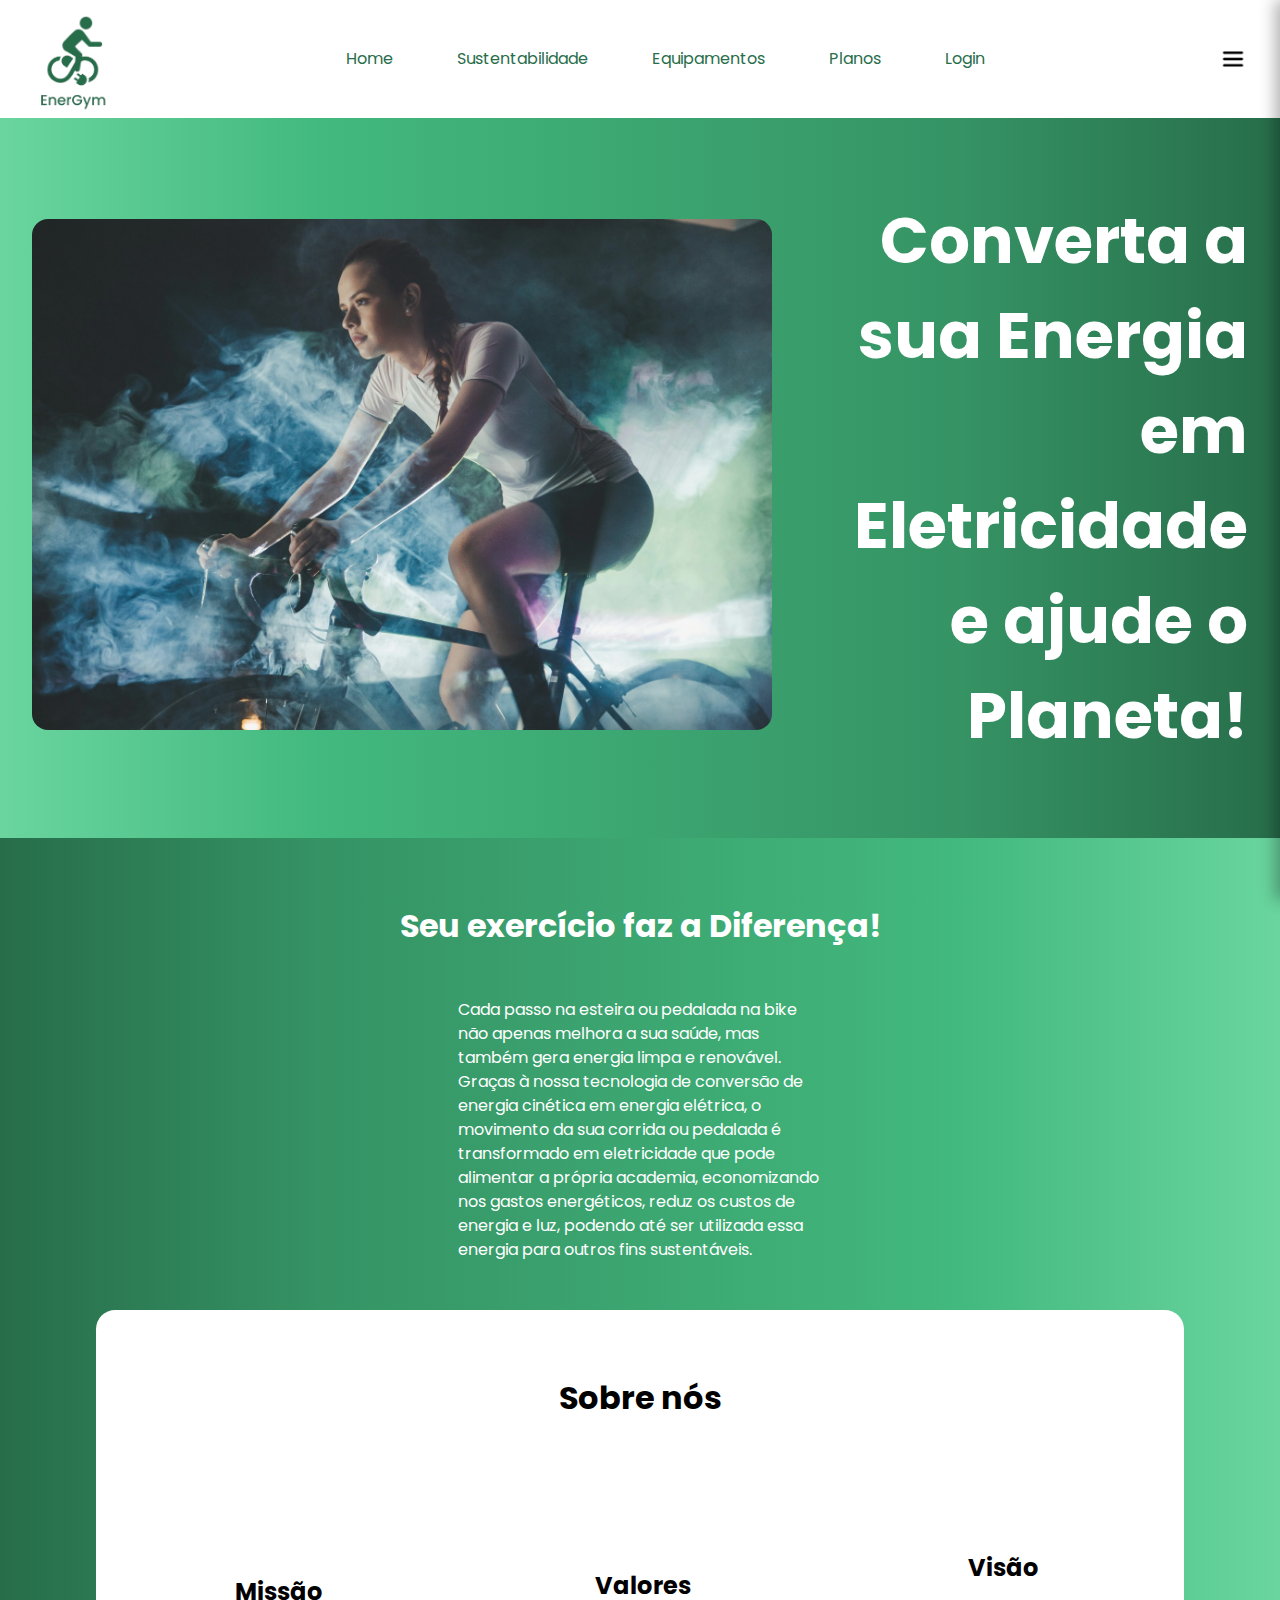
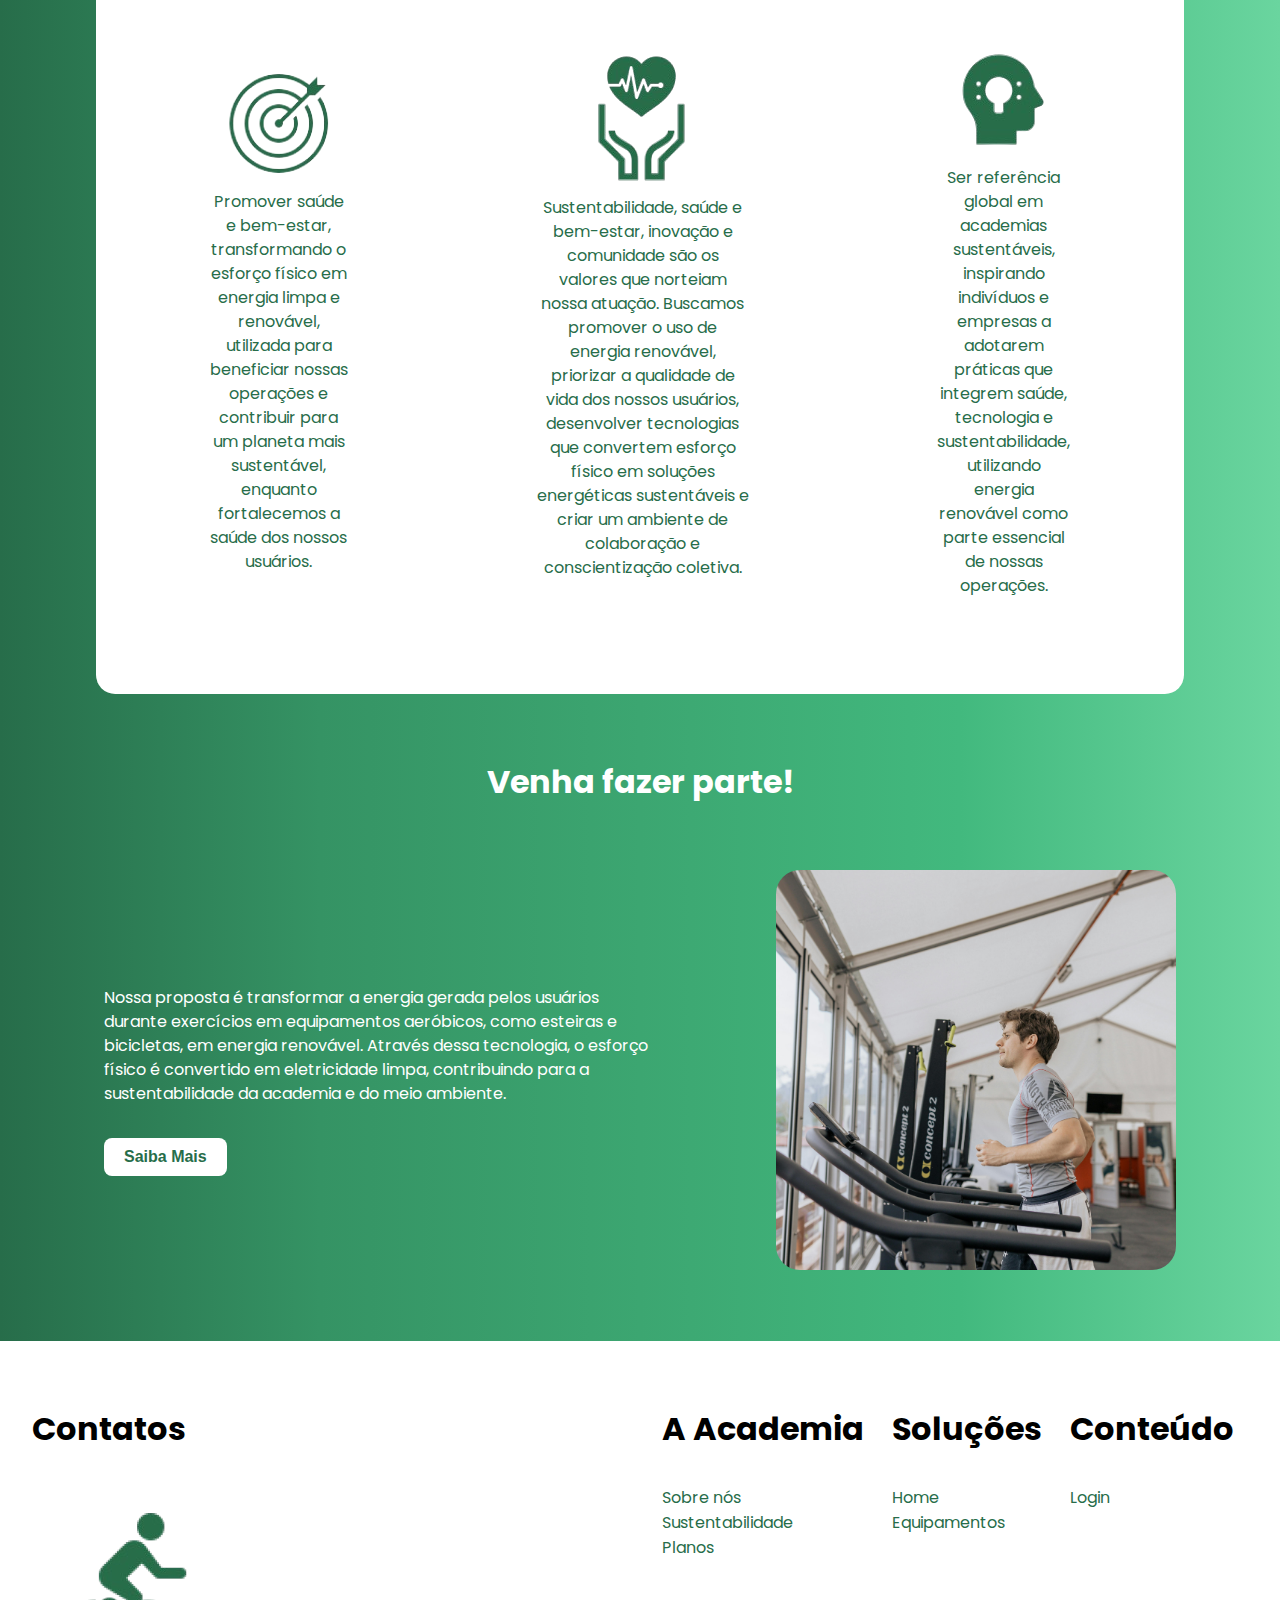
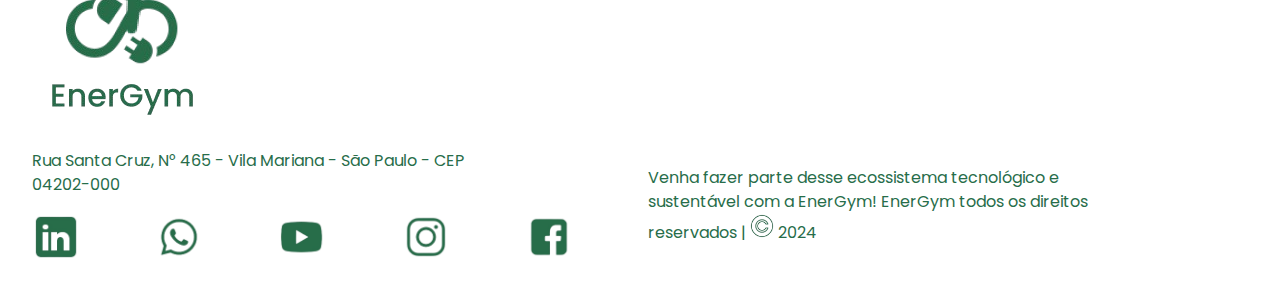
<file: index.html>
<!DOCTYPE html>
<html lang="en">
<head>
    <meta charset="UTF-8">
    <meta name="viewport" content="width=device-width, initial-scale=1.0">
    <link rel="stylesheet" href="./assets/main.css">
    <link rel="stylesheet" href="https://fonts.googleapis.com/css2?family=Poppins:ital,wght@0,100;0,200;0,300;0,400;0,500;0,600;0,700;0,800;0,900;1,100;1,200;1,300;1,400;1,500;1,600;1,700;1,800;1,900&display=swap">
   
    <link href="https://cdn.jsdelivr.net/npm/boxicons@2.1.2/css/boxicons.min.css" rel="stylesheet">
    <title>EnerGym</title>
</head>
<body>
    <header>
        <nav>
            <img class="logo" src="./icons/logo.png" alt="EnerGym">
            <ul class="menu">
                <li class="menu__item"><a href="index.html">Home</a></li>
                <li><a href="sustentabilidade.html">Sustentabilidade</a></li>
                <li><a href="equipamentos.html">Equipamentos</a></li>
                <li><a href="planos.html">Planos</a></li>
                <li><a href="login.html">Login</a></li>
            </ul>
            <img class="icon" src="./icons/menu.png" alt="menu-hamburguer" id="menu-toggle">
        </nav>
    </header>

    <div class="menu-lateral" id="menu-lateral">
        <button class="close-btn" id="close-btn">&times;</button>
        <ul>
            <li><a href="index.html"><i class="bx bx-home"></i> Home</a></li>
            <li><a href="sustentabilidade.html"><i class="bx bx-leaf"></i> Sustentabilidade</a></li>
            <li><a href="equipamentos.html"><i class="bx bx-cycling"></i> Equipamentos</a></li>
            <li><a href="planos.html"><i class="bx bx-credit-card"></i> Planos</a></li>
            <li><a href="login.html"><i class="bx bx-user color-green"></i> Login</a></li>
        </ul>
    </div>

    <main>
        <section class="container">
            <div class="img_home">
                <img src="./images/img_home.jpeg" alt="Esteira">
            </div>
            <div class="title_home">
                <h1>Converta a sua Energia em Eletricidade e ajude o Planeta!</h1>
            </div>
        </section>

        <section class="info">
            <h3>Seu exercício faz a Diferença!</h3>
            <p>Cada passo na esteira ou pedalada na bike não apenas melhora a sua saúde, mas também gera energia limpa e renovável. Graças à nossa tecnologia de conversão de energia cinética em energia elétrica, o movimento da sua corrida ou pedalada é transformado em eletricidade que pode alimentar a própria academia, economizando nos gastos energéticos, reduz os custos de energia e luz, podendo até ser utilizada essa energia para outros fins sustentáveis.</p>
        </section>

        <section class="sobre_nos">
            <h3>Sobre nós</h3>
            <div class="mvv">
                <div class="mvv__mission mvv_content">
                    <h4>Missão</h4>
                    <img src="./icons/missao.png" alt="missao">
                    <p>Promover saúde e bem-estar, transformando o esforço físico em energia limpa e renovável, utilizada para beneficiar nossas operações e contribuir para um planeta mais sustentável, enquanto fortalecemos a saúde dos nossos usuários.</p>
                </div>
                <div class="mvv__value mvv_content">
                    <h4>Valores</h4>
                    <img src="./icons/valores.png" alt="valores">
                    <p>Sustentabilidade, saúde e bem-estar, inovação e comunidade são os valores que norteiam nossa atuação. Buscamos promover o uso de energia renovável, priorizar a qualidade de vida dos nossos usuários, desenvolver tecnologias que convertem esforço físico em soluções energéticas sustentáveis e criar um ambiente de colaboração e conscientização coletiva.</p>
                </div>
                <div class="mvv__vision mvv_content">
                    <h4>Visão</h4>
                    <img src="./icons/visao.png" alt="visao">
                    <p>Ser referência global em academias sustentáveis, inspirando indivíduos e empresas a adotarem práticas que integrem saúde, tecnologia e sustentabilidade, utilizando energia renovável como parte essencial de nossas operações.</p>
                </div>
            </div>  
        </section>

        <section class="proposta">
            <h3>Venha fazer parte!</h3>
            <div class="proposta__main">
                <div class="proposta__text">
                    <p>Nossa proposta é transformar a energia gerada pelos usuários durante exercícios em equipamentos aeróbicos, como esteiras e bicicletas, em energia renovável. Através dessa tecnologia, o esforço físico é convertido em eletricidade limpa, contribuindo para a sustentabilidade da academia e do meio ambiente.</p>
                    <button class="btn" onclick="redirectSustentabilidade()">Saiba Mais</button>
                </div>
                <div>
                    <img src="./images/img_home2.jpg" alt="image">
                </div>
            </div>
        </section>
    </main> 

    <section class="footer">
        <div class="contatos">
            <h3>Contatos</h3>
            <img src="./icons/logo.png" alt="logo">
            <p>Rua Santa Cruz, N° 465 - Vila Mariana - São Paulo - CEP 04202-000</p>
            <div class="plataformas">
                <img src="./icons/linkedin.png" alt="linkedin">
                <img src="./icons/whatsapp.png" alt="whatsapp">
                <img src="./icons/youtube.png" alt="youtube">
                <img src="./icons/instagram.png" alt="instagram">
                <img src="./icons/facebook.png" alt="facebook">
            </div>
        </div>
        <div class="infos">
            <div class="info_geral">
                <div class="academia">
                    <h3>A Academia</h3>
                    <a href="index.html">Sobre nós</a>
                    <a href="sustentabilidade.html">Sustentabilidade</a>
                    <a href="planos.html">Planos</a>
                </div>
                <div class="solucoes">
                    <h3>Soluções</h3>
                    <a href="index.html">Home</a>
                    <a href="equipamentos.html">Equipamentos</a>
                </div>
                <div class="conteudo">
                    <h3>Conteúdo</h3>
                    <a href="login.html">Login</a>
                </div>
            </div>
            <div class="direitos">
                <p>Venha fazer parte desse ecossistema tecnológico e sustentável com a EnerGym! EnerGym todos os direitos reservados | <img src="./icons/direitos.png" alt="direitos"> 2024</p>
            </div>
        </div>
    </section>

    <script src="./js/menu.js" defer></script>
    <script src="./js/home.js" defer></script>
</body>
</html>
</file>
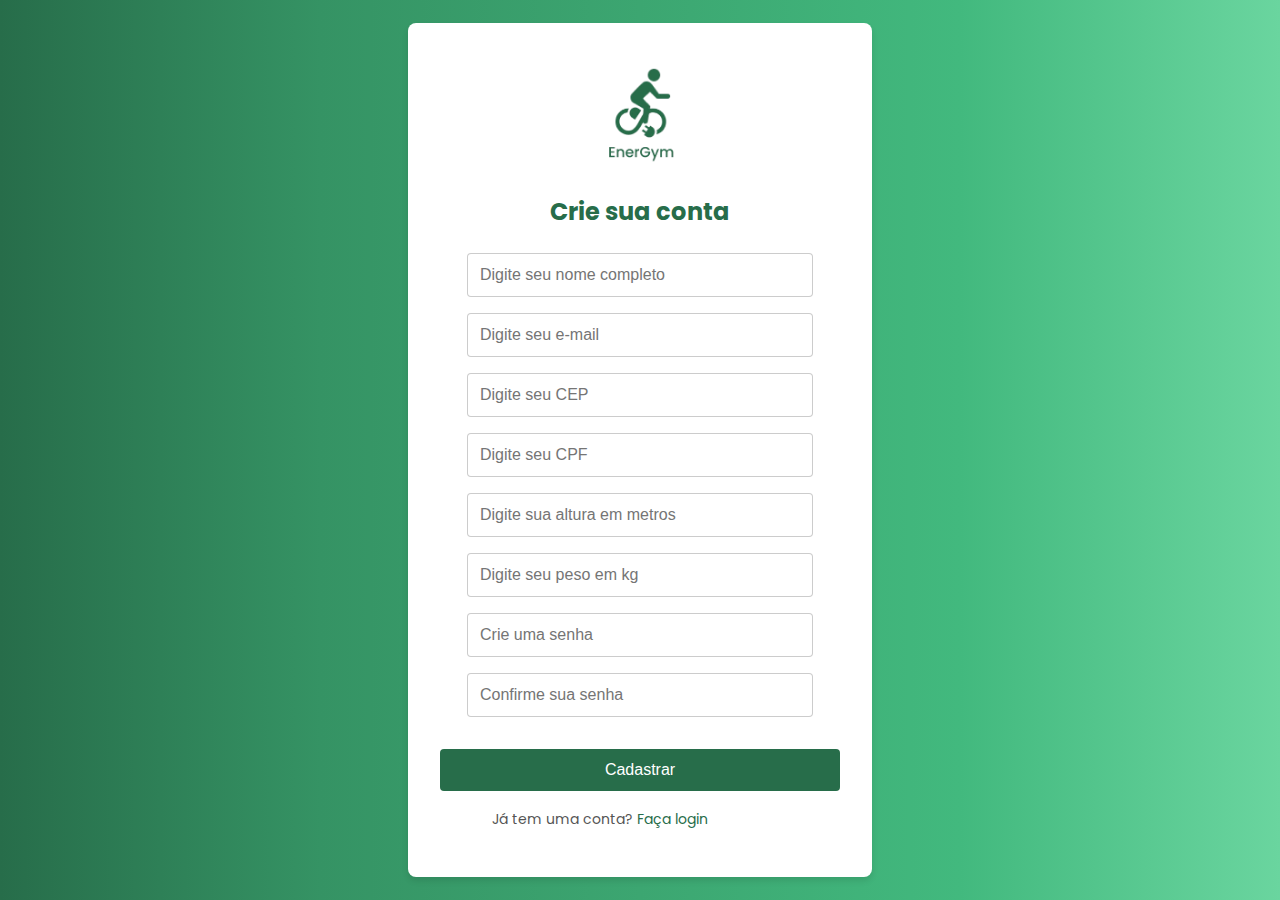
<file: cadastro.html>
<!DOCTYPE html>
<html lang="en">
<head>
    <meta charset="UTF-8">
    <meta name="viewport" content="width=device-width, initial-scale=1.0">
    <link rel="stylesheet" href="./assets/main.css">
    <link rel="stylesheet" href="https://fonts.googleapis.com/css2?family=Poppins:ital,wght@0,100;0,200;0,300;0,400;0,500;0,600;0,700;0,800;0,900;1,100;1,200;1,300;1,400;1,500;1,600;1,700;1,800;1,900&display=swap">
    <title>Energym</title>
</head>
<body class="login">
    <div class="register-container">
        <img class="logo" src="./icons/logo.png" alt="EnerGym">
        <form class="register-form" onsubmit="validateRegister(event)">
            <h2>Crie sua conta</h2>
            <div class="form-group">
                <input type="text" id="name" name="name" placeholder="Digite seu nome completo" required>
            </div>
            <div class="form-group">
                <input type="email" id="email" name="email" placeholder="Digite seu e-mail" required>
            </div>
            <div class="form-group">
                <input type="text" id="cep" name="cep" placeholder="Digite seu CEP" required>
            </div>
            <div class="form-group">
                <input type="text" id="cpf" name="cpf" placeholder="Digite seu CPF" required>
            </div>
            <div class="form-group">
                <input type="float" id="altura" name="altura" placeholder="Digite sua altura em metros" required>
            </div>
            <div class="form-group">
                <input type="float" id="peso" name="peso" placeholder="Digite seu peso em kg" required>
            </div>
            <div class="form-group">
                <input type="password" id="password" name="password" placeholder="Crie uma senha" required>
            </div>
            <div class="form-group">
                <input type="password" id="confirm-password" name="confirm-password" placeholder="Confirme sua senha" required>
            </div>
            <button type="submit">Cadastrar</button>
            <p class="login-link">Já tem uma conta? <a href="login.html">Faça login</a></p>
        </form>
    </div>
</body>
<script src="js/cadastro.js"></script>
</html>
</file>
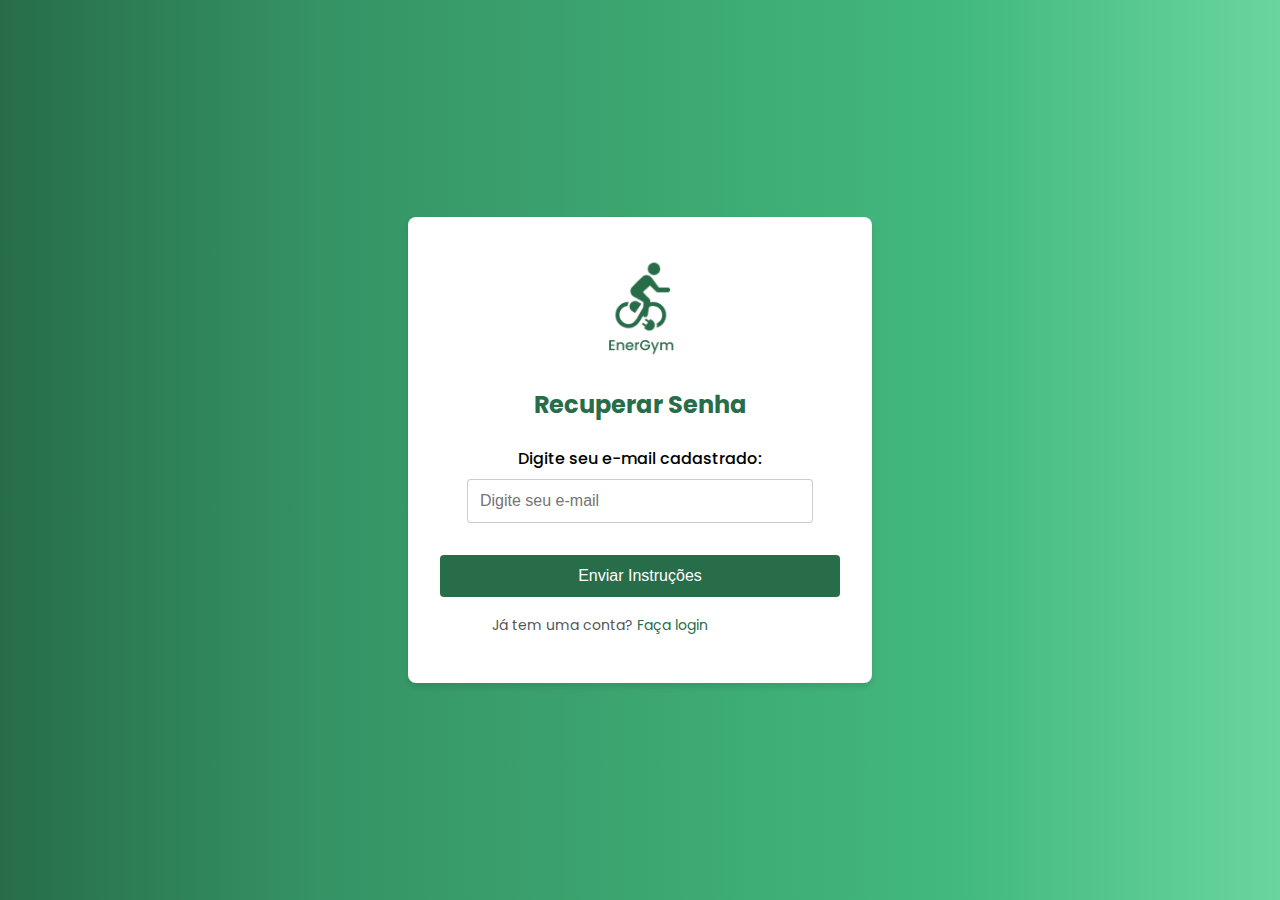
<file: esqueceu_senha.html>
<!DOCTYPE html>
<html lang="en">
<head>
    <meta charset="UTF-8">
    <meta name="viewport" content="width=device-width, initial-scale=1.0">
    <link rel="stylesheet" href="./assets/main.css">
    <link rel="stylesheet" href="https://fonts.googleapis.com/css2?family=Poppins:ital,wght@0,100;0,200;0,300;0,400;0,500;0,600;0,700;0,800;0,900;1,100;1,200;1,300;1,400;1,500;1,600;1,700;1,800;1,900&display=swap">
    <title>Energym</title>
</head>
<body class="login">
    <div class="reset-container">
        <img class="logo" src="./icons/logo.png" alt="EnerGym">
        <form class="reset-form">
            <h2>Recuperar Senha</h2>
            <div class="form-group">
                <label for="email">Digite seu e-mail cadastrado:</label>
                <input type="email" id="email" name="email" placeholder="Digite seu e-mail" required>
            </div>
            <button type="submit">Enviar Instruções</button>
            <p class="login-link">Já tem uma conta? <a href="login.html">Faça login</a></p>
        </form>
    </div>
</body>
</html>
</file>
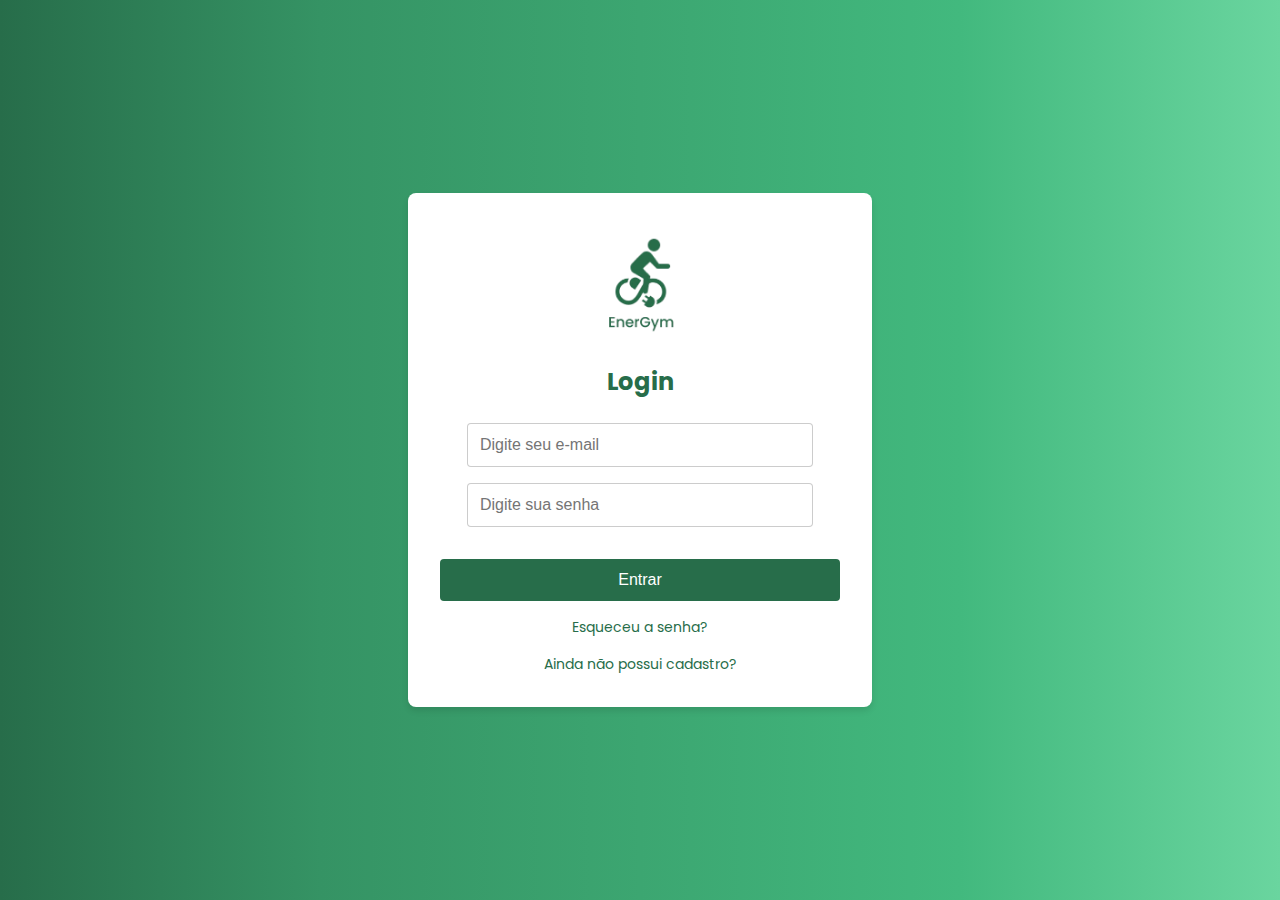
<file: login.html>
<!DOCTYPE html>
<html lang="en">
<head>
    <meta charset="UTF-8">
    <meta name="viewport" content="width=device-width, initial-scale=1.0">
    <link rel="stylesheet" href="./assets/main.css">
    <link rel="stylesheet" href="https://fonts.googleapis.com/css2?family=Poppins:ital,wght@0,100;0,200;0,300;0,400;0,500;0,600;0,700;0,800;0,900;1,100;1,200;1,300;1,400;1,500;1,600;1,700;1,800;1,900&display=swap">
    <title>Energym</title>
</head>
<body class="login">
    <div class="login-container">
        <img class="logo" src="./icons/logo.png" alt="EnerGym">
        <form class="login-form" onsubmit="validateLogin(event)">
            <h2>Login</h2>
            <div class="form-group">
                <input type="email" id="email" name="email" placeholder="Digite seu e-mail" required>
            </div>
            <div class="form-group">
                <input type="password" id="password" name="password" placeholder="Digite sua senha" required>
            </div>
            <button type="submit">Entrar</button>
            <a href="esqueceu_senha.html" class="forgot-password">Esqueceu a senha?</a>
            <a href="cadastro.html" class="cadaster">Ainda não possui cadastro?</a>
        </form>
    </div>
</body>
<script src="js/login.js"></script>
</html>
</file>
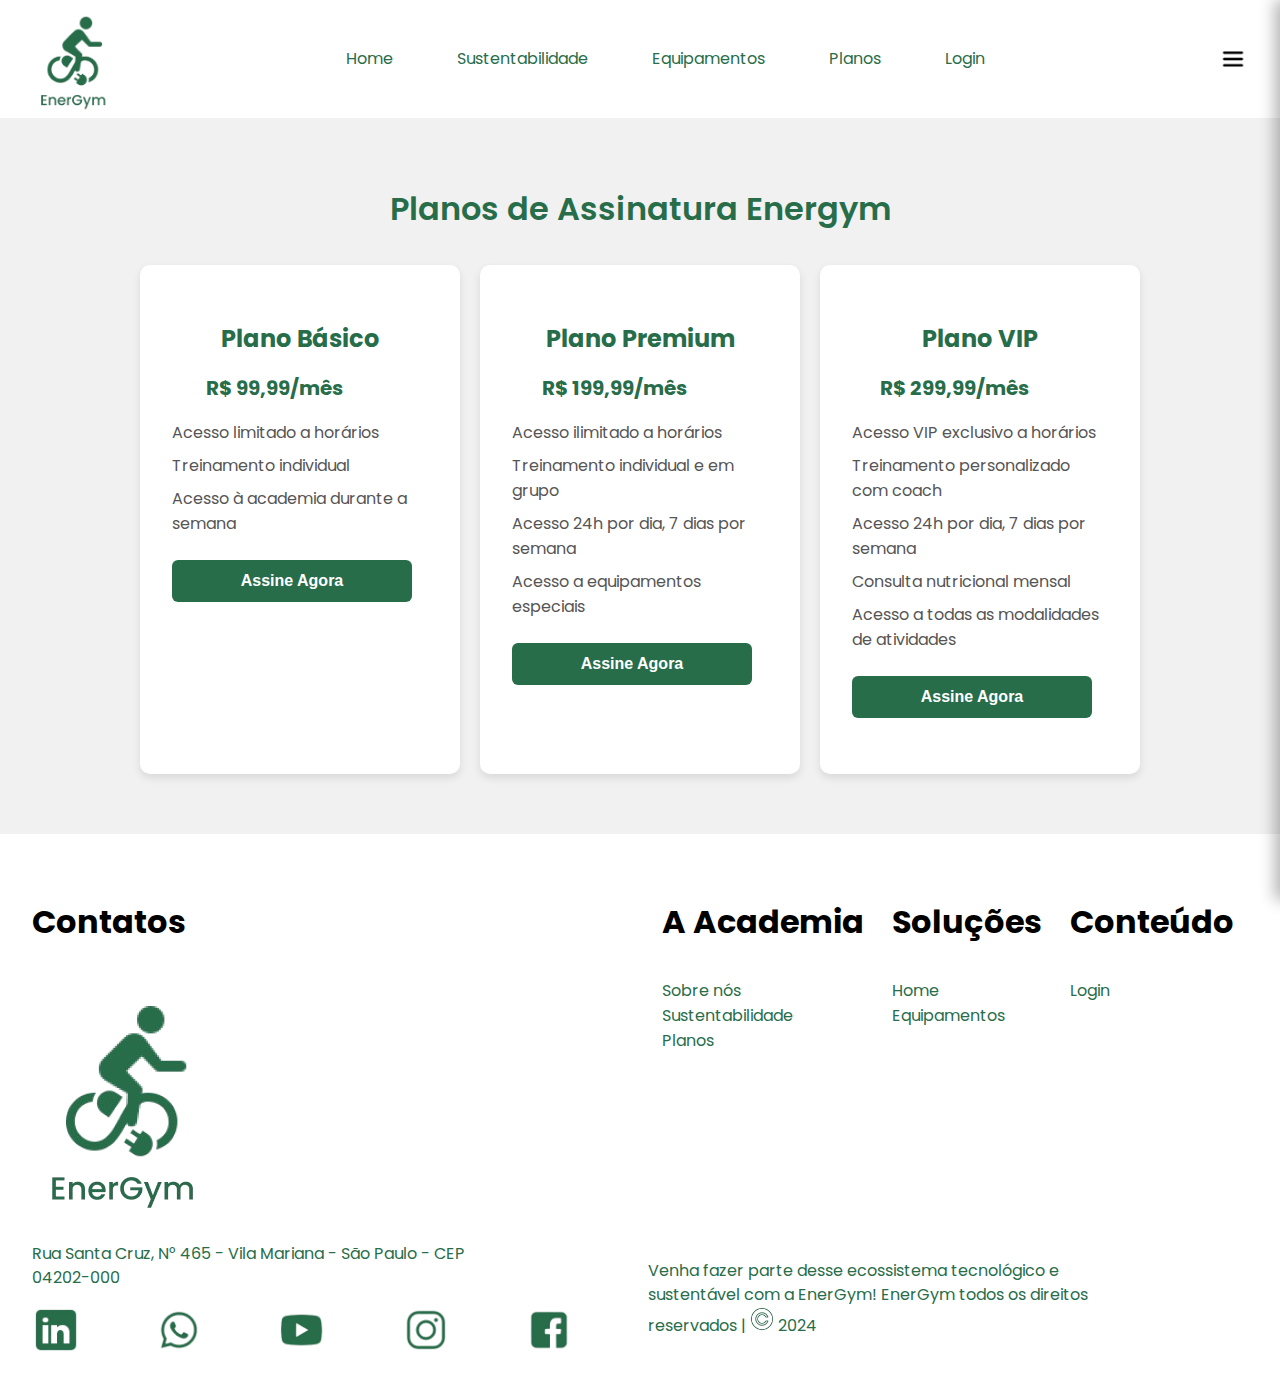
<file: planos.html>
<!DOCTYPE html>
<html lang="en">
<head>
    <meta charset="UTF-8">
    <meta name="viewport" content="width=device-width, initial-scale=1.0">
    <link rel="stylesheet" href="./assets/main.css">
    <link rel="stylesheet" href="https://fonts.googleapis.com/css2?family=Poppins:ital,wght@0,100;0,200;0,300;0,400;0,500;0,600;0,700;0,800;0,900;1,100;1,200;1,300;1,400;1,500;1,600;1,700;1,800;1,900&display=swap">
    <link href="https://cdn.jsdelivr.net/npm/boxicons@2.1.2/css/boxicons.min.css" rel="stylesheet">
    <title>EnerGym</title>
</head>
<body>
    <header>
        <nav>
            <img class="logo" src="./icons/logo.png" alt="EnerGym">
            <ul class="menu">
                <li class="menu__item"><a href="index.html">Home</a></li>
                <li><a href="sustentabilidade.html">Sustentabilidade</a></li>
                <li><a href="equipamentos.html">Equipamentos</a></li>
                <li><a href="planos.html">Planos</a></li>
                <li><a href="login.html">Login</a></li>
            </ul>
            <img class="icon" src="./icons/menu.png" alt="menu-hamburguer" id="menu-toggle">
        </nav>
    </header>

    <div class="menu-lateral" id="menu-lateral">
        <button class="close-btn" id="close-btn">&times;</button>
        <ul>
            <li><a href="index.html"><i class="bx bx-home"></i> Home</a></li>
            <li><a href="sustentabilidade.html"><i class="bx bx-leaf"></i> Sustentabilidade</a></li>
            <li><a href="equipamentos.html"><i class="bx bx-cycling"></i> Equipamentos</a></li>
            <li><a href="planos.html"><i class="bx bx-credit-card"></i> Planos</a></li>
            <li><a href="login.html"><i class="bx bx-user color-green"></i> Login</a></li>
        </ul>
    </div>
<main>
    <section class="plans-section">
        <h2 class="plans-title">Planos de Assinatura Energym</h2>
        <div class="plans-container">
            <div class="plan">
                <h3>Plano Básico</h3>
                <p class="price">R$ 99,99/mês</p>
                <ul class="plan-details">
                    <li>Acesso limitado a horários</li>
                    <li>Treinamento individual</li>
                    <li>Acesso à academia durante a semana</li>
                    <button class="plan-button" onclick="redirectToLogin()">Assine Agora</button> 
                </ul>
            </div>
            <div class="plan">
                <h3>Plano Premium</h3>
                <p class="price">R$ 199,99/mês</p>
                <ul class="plan-details">
                    <li>Acesso ilimitado a horários</li>
                    <li>Treinamento individual e em grupo</li>
                    <li>Acesso 24h por dia, 7 dias por semana</li>
                    <li>Acesso a equipamentos especiais</li>
                    <button class="plan-button" onclick="redirectToLogin()">Assine Agora</button> 
                </ul>
            </div>
            <div class="plan">
                <h3>Plano VIP</h3>
                <p class="price">R$ 299,99/mês</p>
                <ul class="plan-details">
                    <li>Acesso VIP exclusivo a horários</li>
                    <li>Treinamento personalizado com coach</li>
                    <li>Acesso 24h por dia, 7 dias por semana</li>
                    <li>Consulta nutricional mensal</li>
                    <li>Acesso a todas as modalidades de atividades</li>
                    <button class="plan-button" onclick="redirectToLogin()">Assine Agora</button> 
                </ul>
            </div>
        </div>
    </section>
</main> 

<section class="footer">
    <div class="contatos">
        <h3>Contatos</h3>
        <img src="./icons/logo.png" alt="logo">
        <p>Rua Santa Cruz, N° 465 - Vila Mariana - São Paulo - CEP 04202-000</p>
        <div class="plataformas">
            <img src="./icons/linkedin.png" alt="linkedin">
            <img src="./icons/whatsapp.png" alt="whatsapp">
            <img src="./icons/youtube.png" alt="youtube">
            <img src="./icons/instagram.png" alt="instagram">
            <img src="./icons/facebook.png" alt="facebook">
        </div>
    </div>
    <div class="infos">
        <div class="info_geral">
            <div class="academia">
                <h3>A Academia</h3>
                <a href="index.html">Sobre nós</a>
                <a href="sustentabilidade.html">Sustentabilidade</a>
                <a href="planos.html">Planos</a>
            </div>
            <div class="solucoes">
                <h3>Soluções</h3>
                <a href="./index.html">Home</a>
                <a href="equipamentos.html">Equipamentos</a>
            </div>
            <div class="conteudo">
                <h3>Conteúdo</h3>
                <a href="login.html">Login</a>
            </div>
        </div>
        <div class="direitos">
            <p>Venha fazer parte desse ecossistema tecnológico e sustentável com a EnerGym! EnerGym todos os direitos reservados | <img src="./icons/direitos.png" alt="direitos"> 2024</p>
        </div>
    </div>
</section>

<script src="js/planos.js"></script>
<script src="js/menu.js"></script>

</body>
</html>
</file>
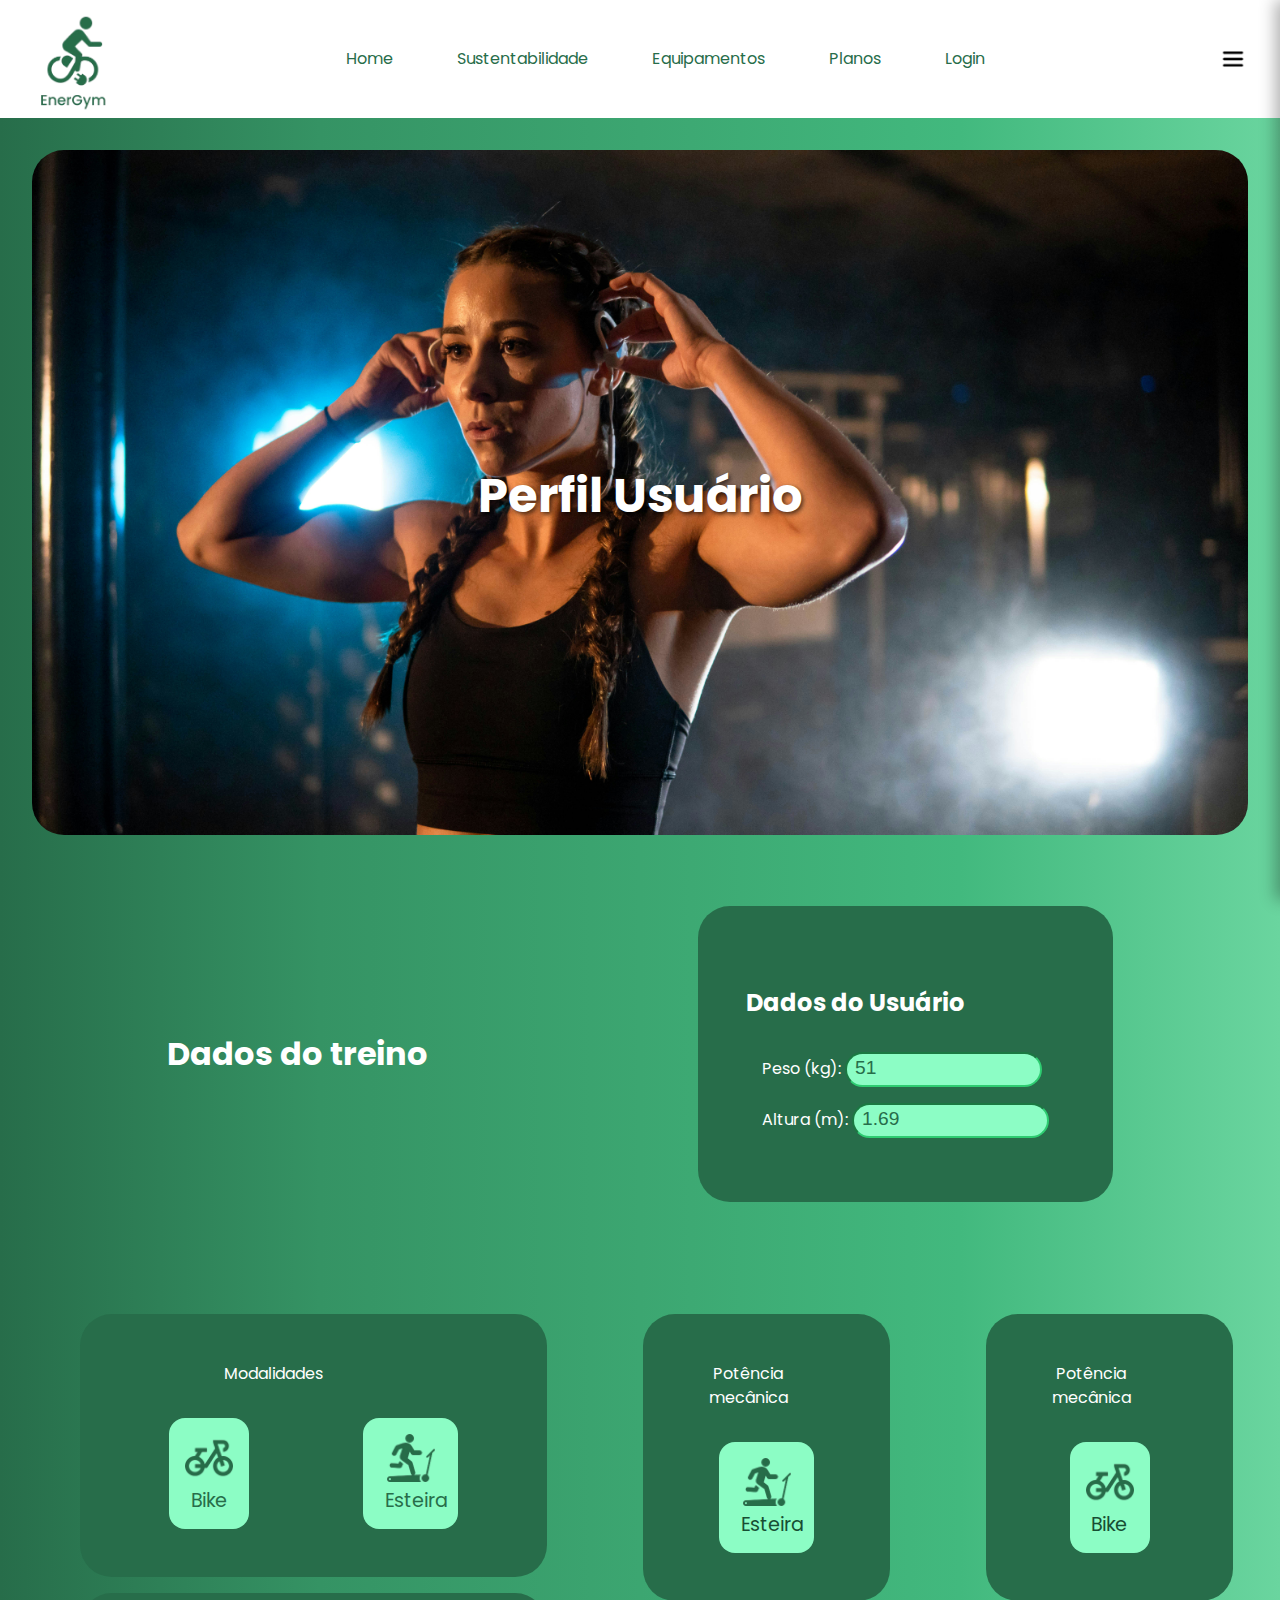
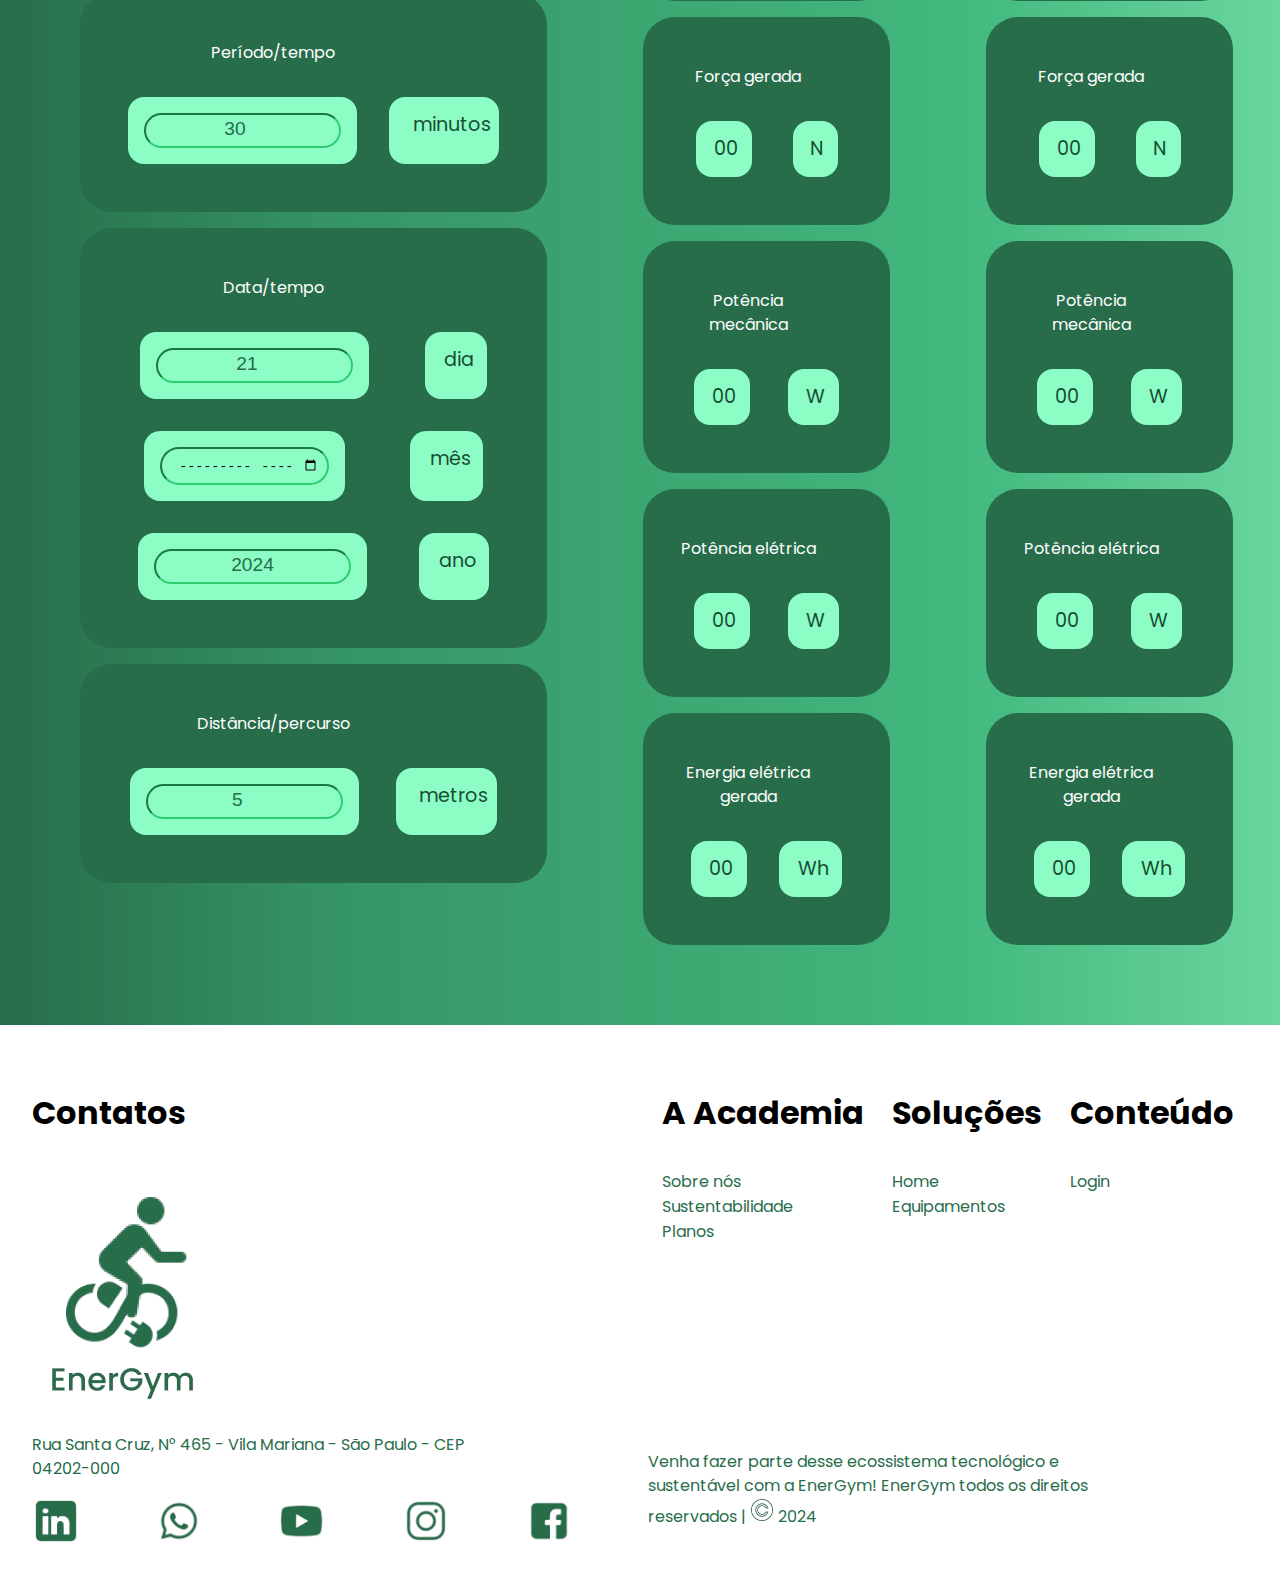
<file: usuario.html>
<!DOCTYPE html>
<html lang="en">
<head>
    <meta charset="UTF-8">
    <meta name="viewport" content="width=device-width, initial-scale=1.0">
    <link rel="stylesheet" href="./assets/main.css">
    <link rel="stylesheet" href="https://fonts.googleapis.com/css2?family=Poppins:ital,wght@0,100;0,200;0,300;0,400;0,500;0,600;0,700;0,800;0,900;1,100;1,200;1,300;1,400;1,500;1,600;1,700;1,800;1,900&display=swap">
   
    
    <link href="https://cdn.jsdelivr.net/npm/boxicons@2.1.2/css/boxicons.min.css" rel="stylesheet">
    <title>EnerGym</title>
</head>
<body>
    <header>
        <nav>
            <img class="logo" src="./icons/logo.png" alt="EnerGym">
            <ul class="menu">
                <li class="menu__item"><a href="index.html">Home</a></li>
                <li><a href="sustentabilidade.html">Sustentabilidade</a></li>
                <li><a href="equipamentos.html">Equipamentos</a></li>
                <li><a href="planos.html">Planos</a></li>
                <li><a href="login.html">Login</a></li>
            </ul>
            <img class="icon" src="./icons/menu.png" alt="menu-hamburguer" id="menu-toggle">
        </nav>
    </header>

    <div class="menu-lateral" id="menu-lateral">
        <button class="close-btn" id="close-btn">&times;</button>
        <ul>
            <li><a href="index.html"><i class="bx bx-home"></i> Home</a></li>
            <li><a href="sustentabilidade.html"><i class="bx bx-leaf"></i> Sustentabilidade</a></li>
            <li><a href="equipamentos.html"><i class="bx bx-cycling"></i> Equipamentos</a></li>
            <li><a href="planos.html"><i class="bx bx-credit-card"></i> Planos</a></li>
            <li><a href="login.html"><i class="bx bx-user color-green"></i> Login</a></li>
        </ul>
    </div>

    <main>
    <section class="image-container">
        <img class="img_principal"  src="./images/perfil_usuario.jpg" alt="img_principal">
        <div class="text-container">
            <h2>Perfil Usuário</h2>
        </div>   
    </section>

    <section class="user">
        <div class="title_users">
            <h3>Dados do treino</h3>
        </div>
        <div class="dados_user">
            <h4>Dados do Usuário</h4>
            <div class="peso_altura">
                <label for="peso">Peso (kg):</label>
                <input  class="value" type="number" placeholder="51">
            </div>
            <div class="peso_altura">
                <label for="peso">Altura (m):</label>
                <input class="value" type="number" placeholder="1.69">
            </div>
        </div>
    </section>

    <section class="dados_treino">
        <div class="info_treino">
            
            <div class="value_treino">
                <p>Modalidades</p>
                <div class="principal">
                    <div class="conteudos_img">
                        <img src="./images/bike.png" alt="bike">
                        <p>Bike</p>
                    </div>
                    <div class="conteudos_img">
                        <img src="./images/esteira.png" alt="esteira">
                        <p>Esteira</p>
                    </div>
                </div>
            </div>
    
         
            <div class="value_treino">
                <p>Período/tempo</p>
                <div class="principal">
                    <div class="conteudos">
                        <input class="value" type="number" placeholder="30">
                    </div>
                    <div class="conteudos">
                        <p>minutos</p>
                    </div>
                </div>
            </div>

            <div class="value_treino">
                <p>Data/tempo</p>
                <div class="principal">
                    <div class="conteudos">
                        <input class="value" type="number" placeholder="21">
                    </div>
                    <div class="conteudos">
                        <p>dia</p>
                    </div>
                </div>
                <div class="principal">
                    <div class="conteudos">
                        <input class="value" type="month" placeholder="Fev">
                    </div>
                    <div class="conteudos">
                        <p>mês</p>
                    </div>
                </div>
                <div class="principal">
                    <div class="conteudos">
                        <input class="value" type="year" placeholder="2024">
                    </div>
                    <div class="conteudos">
                        <p>ano</p>
                    </div>
                </div>
            </div>

            <div class="value_treino">
                <p>Distância/percurso</p>
                <div class="principal">
                    <div class="conteudos">
                        <input class="value" type="number" placeholder="5">
                    </div>
                    <div class="conteudos">
                        <p>metros</p>
                    </div>
                </div>
            </div>
        </div>

        <div class="info_treino">
           
            <div class="value_treino">
                <p>Potência mecânica</p>
                <div class="principal">
                    <div class="conteudos">
                        <img src="./images/esteira.png" alt="esteira">
                        <p>Esteira</p>
                    </div>
                </div>
            </div>
    
            
            <div class="value_treino">
                <p>Força gerada</p>
                <div class="principal">
                    <div class="conteudos">
                        <p>00</p>
                    </div>
                    <div class="conteudos">
                        <p>N</p>
                    </div>
                </div>
            </div>

            
            <div class="value_treino">
                <p>Potência mecânica</p>
                <div class="principal">
                    <div class="conteudos">
                        <p>00</p>
                    </div>
                    <div class="conteudos">
                        <p>W</p>
                    </div>
                </div>
            </div>

             <div class="value_treino">
                <p>Potência elétrica</p>
                <div class="principal">
                    <div class="conteudos">
                        <p>00</p>
                    </div>
                    <div class="conteudos">
                        <p>W</p>
                    </div>
                </div>
            </div>

            <div class="value_treino">
                <p>Energia elétrica gerada</p>
                <div class="principal">
                    <div class="conteudos">
                        <p>00</p>
                    </div>
                    <div class="conteudos">
                        <p>Wh</p>
                    </div>
                </div>
            </div>
           
        </div>

        <div class="info_treino">
           
            <div class="value_treino">
                <p>Potência mecânica</p>
                <div class="principal">
                    <div class="conteudos">
                        <img src="./images/bike.png" alt="esteira">
                        <p>Bike</p>
                    </div>
                </div>
            </div>
    
            <div class="value_treino">
                <p>Força gerada</p>
                <div class="principal">
                    <div class="conteudos">
                        <p>00</p>
                    </div>
                    <div class="conteudos">
                        <p>N</p>
                    </div>
                </div>
            </div>

            <div class="value_treino">
                <p>Potência mecânica</p>
                <div class="principal">
                    <div class="conteudos">
                        <p>00</p>
                    </div>
                    <div class="conteudos">
                        <p>W</p>
                    </div>
                </div>
            </div>

             <div class="value_treino">
                <p>Potência elétrica</p>
                <div class="principal">
                    <div class="conteudos">
                        <p>00</p>
                    </div>
                    <div class="conteudos">
                        <p>W</p>
                    </div>
                </div>
            </div>

            <div class="value_treino">
                <p>Energia elétrica gerada</p>
                <div class="principal">
                    <div class="conteudos">
                        <p>00</p>
                    </div>
                    <div class="conteudos">
                        <p>Wh</p>
                    </div>
                </div>
            </div>
           
        </div>

    </section>
    </main>

    <section class="footer">
        <div class="contatos">
            <h3>Contatos</h3>
            <img src="./icons/logo.png" alt="logo">
            <p>Rua Santa Cruz, N° 465 - Vila Mariana - São Paulo - CEP 04202-000</p>
            <div class="plataformas">
                <img src="./icons/linkedin.png" alt="linkedin">
                <img src="./icons/whatsapp.png" alt="whatsapp">
                <img src="./icons/youtube.png" alt="youtube">
                <img src="./icons/instagram.png" alt="instagram">
                <img src="./icons/facebook.png" alt="facebook">
            </div>
        </div>
        <div class="infos">
            <div class="info_geral">
                <div class="academia">
                    <h3>A Academia</h3>
                    <a href="index.html">Sobre nós</a>
                    <a href="sustentabilidade.html">Sustentabilidade</a>
                    <a href="planos.html">Planos</a>
                </div>
                <div class="solucoes">
                    <h3>Soluções</h3>
                    <a href="index.html">Home</a>
                    <a href="equipamentos.html">Equipamentos</a>
                </div>
                <div class="conteudo">
                    <h3>Conteúdo</h3>
                    <a href="login.html">Login</a>
                </div>
            </div>
            <div class="direitos">
                <p>Venha fazer parte desse ecossistema tecnológico e sustentável com a EnerGym! EnerGym todos os direitos reservados | <img src="./icons/direitos.png" alt="direitos"> 2024</p>
            </div>
        </div>
    </section>

    <script src="./js/menu.js" defer></script>
    <script src="./js/home.js" defer></script>
</body>
</html>
</file>
<file: assets/main.css>
section.container {
  background: linear-gradient(to left, #276D4A, #359364, #3CA671, #42B97E, #6AD59F);
  display: flex;
  justify-content: space-around;
  align-items: center;
}
section.container .title_home {
  width: 40%;
  color: #FFF;
  font-weight: 900;
  text-align: right;
  font-size: 2rem;
}
section.container img {
  width: 90%;
  height: 100%;
  -o-object-fit: cover;
     object-fit: cover;
  border-radius: 1rem;
}

section.info {
  display: flex;
  flex-direction: column;
  align-items: center;
}
section.info p {
  color: #FFF;
  width: 30%;
  text-align: left;
}

section.sobre_nos {
  background-color: #FFF;
  text-align: center;
  width: 80%;
  margin: auto;
  border-radius: 1.2rem;
}
section.sobre_nos h3 {
  color: #000;
}
section.sobre_nos h4 {
  color: #000;
}
section.sobre_nos p {
  max-width: 80%;
  margin: 0 auto;
}
section.sobre_nos .mvv {
  display: flex;
  justify-content: space-around;
  gap: 1rem;
  width: 100%;
}
section.sobre_nos .mvv__mission, section.sobre_nos .mvv__vision, section.sobre_nos .mvv__value {
  margin: 2rem;
  padding: 2rem;
  display: flex;
  flex-direction: column;
  align-items: center;
  justify-content: center;
  border-radius: 1.2rem;
  color: #276D4A;
}
section.sobre_nos .mvv__mission h4,
section.sobre_nos .mvv__vision h4,
section.sobre_nos .mvv__value h4 {
  text-align: center;
}
section.sobre_nos .mvv__mission p,
section.sobre_nos .mvv__vision p,
section.sobre_nos .mvv__value p {
  text-align: center;
  color: #276D4A;
}
section.sobre_nos .mvv__mission img,
section.sobre_nos .mvv__vision img,
section.sobre_nos .mvv__value img {
  height: auto;
  margin-top: 1rem;
}

section.proposta h3 {
  text-align: center;
}
section.proposta p {
  width: 35rem;
  color: #FFF;
}
section.proposta .btn {
  background-color: #FFF;
  color: #276D4A;
  border-color: #276D4A;
  border-radius: 0.5rem;
  padding: 0.625rem 1.25rem;
  font-size: 1rem;
  font-weight: bolder;
}
section.proposta .proposta__main {
  display: flex;
  justify-content: space-around;
  padding: 2rem;
  text-align: start;
  align-items: center;
  gap: 2rem;
}
section.proposta img {
  width: 25rem;
  height: 25rem;
  border-radius: 1.5rem;
  -o-object-fit: cover;
     object-fit: cover;
}

@media (max-width: 500px) {
  section.container .title_home {
    font-size: 0.5rem;
  }
  section.info h3 {
    font-size: 1rem;
  }
  section.info p {
    font-size: 1rem;
    width: 100%;
    line-height: normal;
  }
  section.sobre_nos h3 {
    font-size: 1rem;
  }
  .mvv {
    flex-wrap: wrap;
  }
  .mvv .mvv_content p {
    max-width: 100%;
    font-size: 1rem;
  }
  section.sobre_nos .mvv__mission, section.sobre_nos .mvv__vision, section.sobre_nos .mvv__value {
    margin: 0;
    padding: 0;
  }
  section.proposta .proposta__main {
    flex-wrap: wrap;
    justify-content: space-around;
    text-align: start;
    align-items: center;
    justify-content: center;
    gap: 2rem;
  }
  section.proposta p {
    width: 100%;
    color: #FFF;
  }
  section.proposta img {
    width: 100%;
    height: 25rem;
    border-radius: 1.5rem;
    -o-object-fit: cover;
    object-fit: cover;
  }
}
.logo {
  align-items: center;
}

.login-container {
  background: #FFF;
  padding: 2rem;
  border-radius: 0.5rem;
  box-shadow: 0 4px 6px rgba(0, 0, 0, 0.1);
  width: 100%;
  max-width: 400px;
  text-align: center;
}

.login-form {
  display: flex;
  flex-direction: column;
}
.login-form h2 {
  margin-bottom: 1.5rem;
  text-align: center;
  color: #276D4A;
}
.login-form .forgot-password, .login-form .cadaster {
  display: block;
  margin-top: 1rem;
  text-align: center;
  font-size: 0.875rem;
  color: #276D4A;
  text-decoration: none;
}
.login-form .forgot-password:hover, .login-form .cadaster:hover {
  text-decoration: underline;
}

@media (max-width: 500px) {
  h2 {
    font-size: 1.5rem;
  }
  .titulo_principal {
    flex-wrap: wrap;
  }
}
.logo {
  align-items: center;
}

.register-container {
  background: #FFF;
  padding: 2rem;
  border-radius: 0.5rem;
  box-shadow: 0 4px 6px rgba(0, 0, 0, 0.1);
  width: 100%;
  max-width: 400px;
  text-align: center;
}

.register-form {
  display: flex;
  flex-direction: column;
}
.register-form h2 {
  margin-bottom: 1.5rem;
  color: #276D4A;
  text-align: center;
}
.register-form .form-group {
  margin-bottom: 1rem;
}
.register-form .form-group label {
  display: block;
  margin-bottom: 0.5rem;
  font-weight: 500;
  color: #000;
}
.register-form .form-group input {
  width: 80%;
  padding: 0.75rem;
  border: 1px solid rgba(0, 0, 0, 0.2);
  border-radius: 0.25rem;
  font-size: 1rem;
}
.register-form .form-group input:focus {
  outline: none;
  border-color: #276D4A;
  box-shadow: 0 0 0 2px rgba(39, 109, 74, 0.2);
}
.register-form button {
  background: #276D4A;
  color: #FFF;
  padding: 0.75rem;
  border: none;
  border-radius: 0.25rem;
  font-size: 1rem;
  cursor: pointer;
  margin-top: 1rem;
  transition: background 0.3s;
}
.register-form button:hover {
  background: #1a4731;
}
.register-form .login-link {
  margin-top: 1rem;
  font-size: 0.875rem;
  color: #555;
}
.register-form .login-link a {
  color: #276D4A;
  text-decoration: none;
}
.register-form .login-link a:hover {
  text-decoration: underline;
}

.logo {
  align-items: center;
}

.reset-container {
  background: #FFF;
  padding: 2rem;
  border-radius: 0.5rem;
  box-shadow: 0 4px 6px rgba(0, 0, 0, 0.1);
  width: 100%;
  max-width: 400px;
  text-align: center;
}

.reset-form {
  display: flex;
  flex-direction: column;
}
.reset-form h2 {
  margin-bottom: 1.5rem;
  color: #276D4A;
  text-align: center;
}
.reset-form .form-group {
  margin-bottom: 1rem;
}
.reset-form .form-group label {
  display: block;
  margin-bottom: 0.5rem;
  font-weight: 500;
  color: #000;
}
.reset-form .form-group input {
  width: 80%;
  padding: 0.75rem;
  border: 1px solid rgba(0, 0, 0, 0.2);
  border-radius: 0.25rem;
  font-size: 1rem;
}
.reset-form .form-group input:focus {
  outline: none;
  border-color: #276D4A;
  box-shadow: 0 0 0 2px rgba(39, 109, 74, 0.2);
}
.reset-form button {
  background: #276D4A;
  color: #FFF;
  padding: 0.75rem;
  border: none;
  border-radius: 0.25rem;
  font-size: 1rem;
  cursor: pointer;
  margin-top: 1rem;
  transition: background 0.3s;
}
.reset-form button:hover {
  background: #1a4731;
}
.reset-form .login-link {
  margin-top: 1rem;
  font-size: 0.875rem;
  color: #555;
}
.reset-form .login-link a {
  color: #276D4A;
  text-decoration: none;
}
.reset-form .login-link a:hover {
  text-decoration: underline;
}

.image-container {
  position: relative;
  margin: 0;
  overflow: hidden;
}
.image-container .img_principal {
  width: 100%;
  height: auto;
  border-radius: 2rem;
}

section.info_equip {
  background: linear-gradient(to left, #276D4A, #359364, #3CA671, #42B97E, #6AD59F);
  display: flex;
}
section.info_equip .equip {
  display: flex;
  align-items: center;
  justify-content: space-around;
  gap: 3rem;
}
section.info_equip .equip img {
  width: 22rem;
  height: 15rem;
  -o-object-fit: cover;
     object-fit: cover;
  border: 1rem solid #276D4A;
}
section.info_equip .equip .img___esteira {
  width: 10rem;
  height: 13rem;
  -o-object-fit: cover;
     object-fit: cover;
}
section.info_equip .equip p {
  width: 70%;
}

section.calculos {
  display: flex;
  flex-direction: column;
  align-items: center;
  justify-content: center;
  min-height: 100vh;
}
section.calculos .calculo {
  width: 50%;
  border-radius: 0.5rem;
  background-color: #276D4A;
  margin: 2rem;
  display: flex;
  align-items: center;
  justify-content: space-around;
  padding: 2rem;
}
section.calculos .text_calculo {
  padding-left: 5rem;
}
section.calculos .formula {
  padding-left: 5rem;
  align-items: center;
}
section.calculos .formula .f {
  background-color: #FFF;
  padding: 1rem;
  color: #276D4A;
  display: flex;
  justify-content: center;
  align-items: center;
  text-align: center;
  border-radius: 3rem;
  font-weight: bolder;
  width: 30%;
}

section.execute {
  display: flex;
  flex-direction: column;
  align-items: center;
  justify-content: center;
  min-height: 100vh;
}
section.execute .exes {
  width: 50%;
  display: flex;
  flex-direction: column;
  background-color: #276D4A;
  margin-bottom: 2rem;
  padding: 2rem;
  border-radius: 0.5rem;
}
section.execute .exes .exe {
  display: flex;
  justify-content: space-around;
  width: 100%;
  margin-bottom: 2rem;
  align-items: center;
}
section.execute .exes .exe .executando__calculo {
  display: flex;
  flex-direction: column;
  align-items: start;
  justify-content: center;
  width: 70%;
}
section.execute .exes .exe .executando__calculo img {
  width: 100%;
  max-width: 15rem;
  height: auto;
  -o-object-fit: cover;
     object-fit: cover;
  border-radius: 1rem;
}
section.execute .exes .exe .onde {
  flex-direction: column;
  justify-content: flex-start;
  align-items: flex-start;
  width: 50%;
}
section.execute .exes .exe .onde p {
  font-weight: bold;
  margin-bottom: 1rem;
}
section.execute .exes .exe .onde ul {
  color: #FFF;
}
section.execute .exes .exe .onde ul li {
  margin-bottom: 0.5rem;
}
section.execute .exes .realize {
  display: flex;
  flex-direction: row;
  justify-content: space-around;
  width: 100%;
}
section.execute .exes .realize p {
  background-color: #FFF;
  color: #276D4A;
  width: 100%;
  margin: 0.5rem;
  text-align: center;
  width: 100%;
  font-weight: bolder;
  padding: 1rem;
  border-radius: 3rem;
}

p {
  width: 80%;
  color: #FFF;
}

h4 {
  color: #FFF;
  font-size: 1.5rem;
}

li {
  color: #FFF;
}

@media (max-width: 1100px) {
  section.info_equip {
    flex-wrap: wrap;
  }
  section.execute .exes .realize {
    flex-wrap: wrap;
    width: 45%;
    padding: 1rem;
  }
}
@media (max-width: 500px) {
  section.info_equip .equip {
    flex-wrap: wrap;
    margin: 1rem;
  }
  section.info_equip .equip img {
    width: 10rem;
    height: 5rem;
    -o-object-fit: cover;
    object-fit: cover;
    border: 0.5rem solid #276D4A;
  }
  section.calculos .calculo {
    flex-wrap: wrap;
    width: 100%;
    border-radius: 0.5rem;
    background-color: #276D4A;
    align-items: center;
    justify-content: space-around;
    padding: 2rem;
  }
  section.execute {
    padding: 3rem;
    flex-wrap: wrap;
    align-items: center;
    justify-content: center;
  }
  section.execute .exes .exe {
    flex-wrap: wrap;
    justify-content: space-around;
    margin-bottom: 2rem;
    align-items: center;
  }
}
.energy-section {
  padding: 2.5rem 1.25rem;
  background-color: #FFF;
}
.energy-section h2 {
  font-size: 2rem;
  font-weight: 600;
  color: #2ecc71;
  margin-bottom: 1.25rem;
  text-align: center;
}
.energy-section .chart-container {
  width: 100%;
  max-width: 50rem;
  margin: 0 auto;
  padding: 1.25rem;
  background-color: #FFF;
  box-shadow: 0 0.25rem 0.5rem rgba(0, 0, 0, 0.1);
  border-radius: 0.5rem;
  border: 0.3125rem solid #276D4A;
  position: relative;
}
.energy-section .chart-container canvas {
  width: 100% !important;
  height: 25rem !important;
}

.performance-energy-section {
  padding: 1.25rem;
  max-width: 50rem;
  margin: 0 auto;
  display: flex;
  justify-content: center;
  align-items: center;
  flex-direction: column;
  text-align: center;
}

.performance-energy-section p {
  text-align: center;
}

.time-energy-section {
  display: flex;
  justify-content: center;
  align-items: center;
  flex-wrap: wrap;
  padding: 1rem;
  max-width: 50rem;
  margin: 0 auto;
}

.card {
  background-color: #2ecc71;
  color: #FFF;
  padding: 1rem;
  border-radius: 0.5rem;
  width: 12rem;
  text-align: center;
  box-shadow: 0 0.125rem 0.25rem rgba(0, 0, 0, 0.1);
  transition: transform 0.3s ease, background-color 0.3s ease;
  cursor: pointer;
  margin: 0.5rem;
}

video {
  margin-top: 5rem;
}

@media (max-width: 500px) {
  .text-container {
    font-size: 0.5rem;
  }
  .titulo_principal {
    flex-wrap: wrap;
    align-items: center;
    justify-content: center;
  }
  .energy-section {
    padding: 2.5rem 1.25rem;
    background-color: #FFF;
    height: auto;
    align-items: center;
  }
  .energy-section .chart-container {
    width: 80%;
    margin: 0 auto;
    background-color: #FFF;
    box-shadow: 0 0.25rem 0.5rem rgba(0, 0, 0, 0.1);
    border-radius: 0.5rem;
    border: 0.3125rem solid #276D4A;
  }
  .time-energy-section {
    flex-wrap: wrap;
  }
  .performance-energy-section {
    margin: 0 auto;
    justify-content: center;
    align-items: center;
    text-align: center;
  }
  video {
    width: 50%;
    height: auto;
  }
}
.plans-section {
  padding: 2.5rem 1.25rem;
  background-color: #f1f1f1;
  text-align: center;
}
.plans-section .plans-title {
  font-size: 2rem;
  font-weight: 600;
  color: #276D4A;
  margin-bottom: 2rem;
}
.plans-section .plans-container {
  display: flex;
  justify-content: space-around;
  flex-wrap: wrap;
  gap: 1.25rem;
  justify-content: center;
}
.plans-section .plan {
  background-color: #FFF;
  border-radius: 0.625rem;
  box-shadow: 0 0.25rem 0.5rem rgba(0, 0, 0, 0.1);
  padding: 2rem;
  width: 100%;
  max-width: 20rem;
  box-sizing: border-box;
  transition: transform 0.3s ease, box-shadow 0.3s ease;
  margin-bottom: 1.25rem;
}
@media (min-width: 768px) {
  .plans-section .plan {
    width: calc(33.33% - 1.25rem);
  }
}
.plans-section .plan:hover {
  transform: translateY(-5px);
  box-shadow: 0 0.5rem 1rem rgba(0, 0, 0, 0.2);
}
.plans-section .plan h3 {
  font-size: 1.5rem;
  color: #276D4A;
  font-weight: bold;
  margin-bottom: 1rem;
}
.plans-section .plan .price {
  font-size: 1.25rem;
  color: #276D4A;
  font-weight: bold;
  margin-bottom: 1.25rem;
}
.plans-section .plan .plan-details {
  list-style: none;
  padding: 0;
  margin-bottom: 1.5rem;
  text-align: left;
}
.plans-section .plan .plan-details li {
  font-size: 1rem;
  margin: 0.5rem 0;
  color: #555;
}
.plans-section .plan .plan-button {
  padding: 0.75rem 1.25rem;
  background-color: #276D4A;
  color: #FFF;
  border: none;
  border-radius: 0.375rem;
  font-size: 1rem;
  font-weight: bold;
  cursor: pointer;
  transition: background-color 0.3s ease;
  width: 100%;
  max-width: 15rem;
  margin-top: 1rem;
  text-align: center;
}
.plans-section .plan .plan-button:hover {
  background-color: #1a4731;
}

.menu-lateral {
  position: fixed;
  top: 0;
  right: -17.5rem;
  width: 17.5rem;
  height: 100%;
  background-color: #276D4A;
  color: #FFF;
  box-shadow: -0.3125rem 0 0.9375rem rgba(0, 0, 0, 0.3);
  transition: right 0.3s ease;
  z-index: 999;
}

.menu-lateral ul {
  padding: 0;
  margin-top: 3.75rem;
  list-style-type: none;
  text-align: left;
}

.menu-lateral li {
  padding: 1.25rem;
  font-size: 1.2rem;
  display: flex;
  align-items: center;
  justify-content: flex-start;
}

.menu-lateral li a {
  color: #FFF;
  text-decoration: none;
  display: block;
  width: 100%;
  transition: background-color 0.3s ease;
  padding-left: 0.9375rem;
}

.menu-lateral li a:hover {
  background-color: #2ecc71;
  padding-left: 1.25rem;
}

.close-btn {
  position: absolute;
  top: 1.25rem;
  right: 1.25rem;
  font-size: 2rem;
  background: transparent;
  color: #FFF;
  border: none;
  cursor: pointer;
}

.close-btn:hover {
  color: #FFF;
}

#menu-toggle {
  width: 1.875rem;
  height: 1.875rem;
  cursor: pointer;
  transition: transform 0.3s ease;
  color: #FFF;
}

#menu-toggle:hover {
  transform: rotate(90deg);
}

.menu-lateral.active {
  right: 0;
}

.menu-lateral li .bx {
  margin-right: 0.9375rem;
  color: #FFF;
}

section.user {
  display: flex;
  justify-content: space-around;
  align-items: center;
}

.dados_user {
  background-color: #276D4A;
  padding: 3rem;
  border-radius: 2rem;
  color: #FFF;
}

.value {
  border-radius: 2rem;
  padding: 0.5rem;
  background-color: #8CFDC5;
  border-color: #2ecc71;
}
.value::-moz-placeholder {
  color: #276D4A;
  font-size: 1.2rem;
}
.value::placeholder {
  color: #276D4A;
  font-size: 1.2rem;
}

.peso_altura {
  margin: 1rem;
}

.value_treino {
  background-color: #276D4A;
  text-align: center;
  align-items: center;
  padding: 2rem;
  margin: 1rem;
  border-radius: 2rem;
}
.value_treino .value_treino p {
  color: #FFF;
  font-size: 1.2rem;
  text-align: center;
}

.conteudos {
  background-color: #8CFDC5;
  padding: 1rem;
  border-radius: 1rem;
  margin: 1rem;
}
.conteudos p {
  color: #174E33;
  font-size: 1.2rem;
  text-align: center;
  margin: 0 auto;
}
.conteudos img {
  width: 3rem;
  height: 3rem;
  transition: filter 0.3s ease;
}
.conteudos .value {
  display: block;
  margin: 0 auto;
  text-align: center;
  transition: background-color 0.3s ease, color 0.3s ease;
}

.conteudos_img {
  background-color: #8CFDC5;
  padding: 1rem;
  border-radius: 1rem;
  margin: 1rem;
}
.conteudos_img p {
  color: #276D4A;
  font-size: 1.2rem;
  text-align: center;
  margin: 0 auto;
}
.conteudos_img img {
  width: 3rem;
  height: 3rem;
  transition: filter 0.3s ease;
}
.conteudos_img .value {
  display: block;
  margin: 0 auto;
  text-align: center;
  transition: background-color 0.3s ease, color 0.3s ease;
}
.conteudos_img:hover {
  background-color: #174E33;
}
.conteudos_img:hover img {
  filter: brightness(0) invert(1);
}
.conteudos_img:hover p, .conteudos_img:hover .value {
  color: #FFF;
}

.principal {
  display: flex;
  justify-content: space-around;
}

.info_treino {
  background-color: linear-gradient(to right, #276D4A, #359364, #3CA671, #42B97E, #6AD59F);
  border-radius: 2rem;
  width: 100%;
  padding: 2rem;
}

.dados_treino {
  display: flex;
  justify-content: space-around;
}

@media (max-width: 500px) {
  section.user {
    flex-wrap: wrap;
    justify-content: space-around;
    align-items: center;
  }
  .dados_treino {
    flex-wrap: wrap;
  }
  .principal {
    flex-wrap: wrap;
  }
}
@media (max-width: 1100px) {
  section.user {
    flex-wrap: wrap;
    justify-content: space-around;
    align-items: center;
  }
  .dados_treino {
    flex-wrap: wrap;
  }
  .principal {
    flex-wrap: wrap;
  }
}
.logo {
  -o-object-fit: contain;
     object-fit: contain;
  height: 7rem;
  width: 5rem;
  margin: auto;
  margin: 0;
}

.login {
  margin: 0;
  padding: 0;
  height: 100vh;
  display: flex;
  justify-content: center;
  align-items: center;
}

.form-group {
  margin-bottom: 1rem;
}
.form-group label {
  display: block;
  margin-bottom: 0.5rem;
  font-weight: 500;
  color: #000;
}
.form-group input {
  width: 80%;
  padding: 0.75rem;
  border: 1px solid #FFF;
  border-radius: 0.25rem;
  font-size: 1rem;
  border: 1px solid rgba(0, 0, 0, 0.2);
}
.form-group input:focus {
  outline: none;
  border-color: #276D4A;
  box-shadow: 0 0 0 2px rgba(39, 109, 74, 0.2);
}

button {
  background: #276D4A;
  color: #FFF;
  padding: 0.75rem;
  border: none;
  border-radius: 0.25rem;
  font-size: 1rem;
  cursor: pointer;
  margin-top: 1rem;
  transition: background 0.3s;
}
button:hover {
  background: #1a4731;
}

body {
  margin: 0;
  padding: 0;
  box-sizing: border-box;
  font-family: "Poppins";
  background: linear-gradient(to right, #276D4A, #359364, #3CA671, #42B97E, #6AD59F);
}

h3 {
  font-size: 2rem;
  color: #FFF;
}

p {
  line-height: 1.5rem;
  font-size: 1rem;
}

header {
  background: #FFF;
  padding: 0.2rem 2rem;
}
header ul img {
  width: 10rem;
  height: 5rem;
}
header nav {
  display: flex;
  justify-content: space-between;
  align-items: center;
  gap: 1.6rem;
}
header ul {
  display: inline-flex;
  gap: 2rem;
}
header li {
  list-style-type: none;
}
header a {
  text-decoration: none;
  color: #000;
}
header img.icon {
  height: 3rem;
  width: 3rem;
  margin: 0%;
  padding: 0;
}

section {
  height: auto;
  padding: 2rem;
}

section.footer {
  background-color: #FFF;
  display: flex;
  justify-content: space-around;
}
section.footer a {
  color: #276D4A;
  text-decoration: none;
}
section.footer h3 {
  color: #000;
}
section.footer .plataformas {
  display: flex;
  align-items: baseline;
}
section.footer .plataformas img {
  width: 3rem;
  height: 3rem;
  padding-right: 4.7rem;
}
section.footer .infos {
  display: flex;
  flex-direction: column;
  justify-content: space-between;
}
section.footer .info_geral {
  display: flex;
  justify-content: space-around;
}
section.footer .academia, section.footer .solucoes, section.footer .conteudo {
  display: flex;
  flex-direction: column;
}
section.footer .direitos img {
  width: 1.5rem;
  height: 1.5rem;
}
section.footer p {
  color: #276D4A;
}

.text-container {
  position: absolute;
  top: 50%;
  left: 50%;
  transform: translate(-50%, -50%);
  color: #FFF;
  font-size: 2rem;
  font-weight: bold;
  text-shadow: 2px 2px 5px rgba(0, 0, 0, 0.7);
  text-align: center;
}

body {
  height: 100vh;
}

nav.menu_lateral {
  width: 4rem;
  height: 100%;
  background-color: #FFF;
  box-shadow: -0.5rem 0 #2ecc71;
  position: fixed;
  top: 0;
  right: 0;
  overflow: hidden;
  transition: width 0.3s ease;
}

.menu_lateral.ativo {
  width: 15rem;
}

img.icon {
  height: 3rem;
  width: 3rem;
  margin: 0;
  padding: 0.5rem;
  cursor: pointer;
}

ul {
  height: 100%;
  list-style-type: none;
  padding: 0;
}
ul .item-menu {
  display: flex;
  align-items: center;
  gap: 1rem;
  width: 100%;
  transition: 0.2s;
  margin-bottom: 0.4rem;
}
ul .item-menu:hover {
  background-color: #276D4A;
}
ul .item-menu:hover a {
  color: #FFF;
}
ul .item-menu:hover i {
  color: #FFF;
}
ul .ativo {
  background-color: #276D4A;
}
ul .ativo i {
  color: #FFF;
}
ul .ativo a {
  color: #FFF;
}
ul a {
  color: #276D4A;
  text-decoration: none;
  font-size: 1rem;
  display: flex;
  align-items: center;
  gap: 1rem;
  width: 100%;
  padding: 0 1rem;
  line-height: 4rem;
}
ul a i {
  font-size: 2rem;
  transition: color 0.2s;
  color: #276D4A;
}

@media (max-width: 500px) {
  header nav .menu {
    display: none;
  }
}
@media (max-width: 1100px) {
  .footer {
    flex-wrap: wrap;
  }
  .footer .contatos {
    text-align: center;
  }
  .footer .plataformas {
    text-align: center;
    justify-content: center;
  }
  section.footer .plataformas img {
    padding-right: 0;
    padding: 0 2rem;
  }
  .direitos {
    text-align: center;
    align-items: center;
    justify-content: center;
    display: flex;
  }
}
@media (max-width: 500px) {
  section.footer .plataformas img {
    padding-right: 0;
    padding: 5px;
  }
  section.footer .info_geral {
    flex-wrap: wrap;
    justify-content: center;
    text-align: center;
  }
}/*# sourceMappingURL=main.css.map */
</file>
